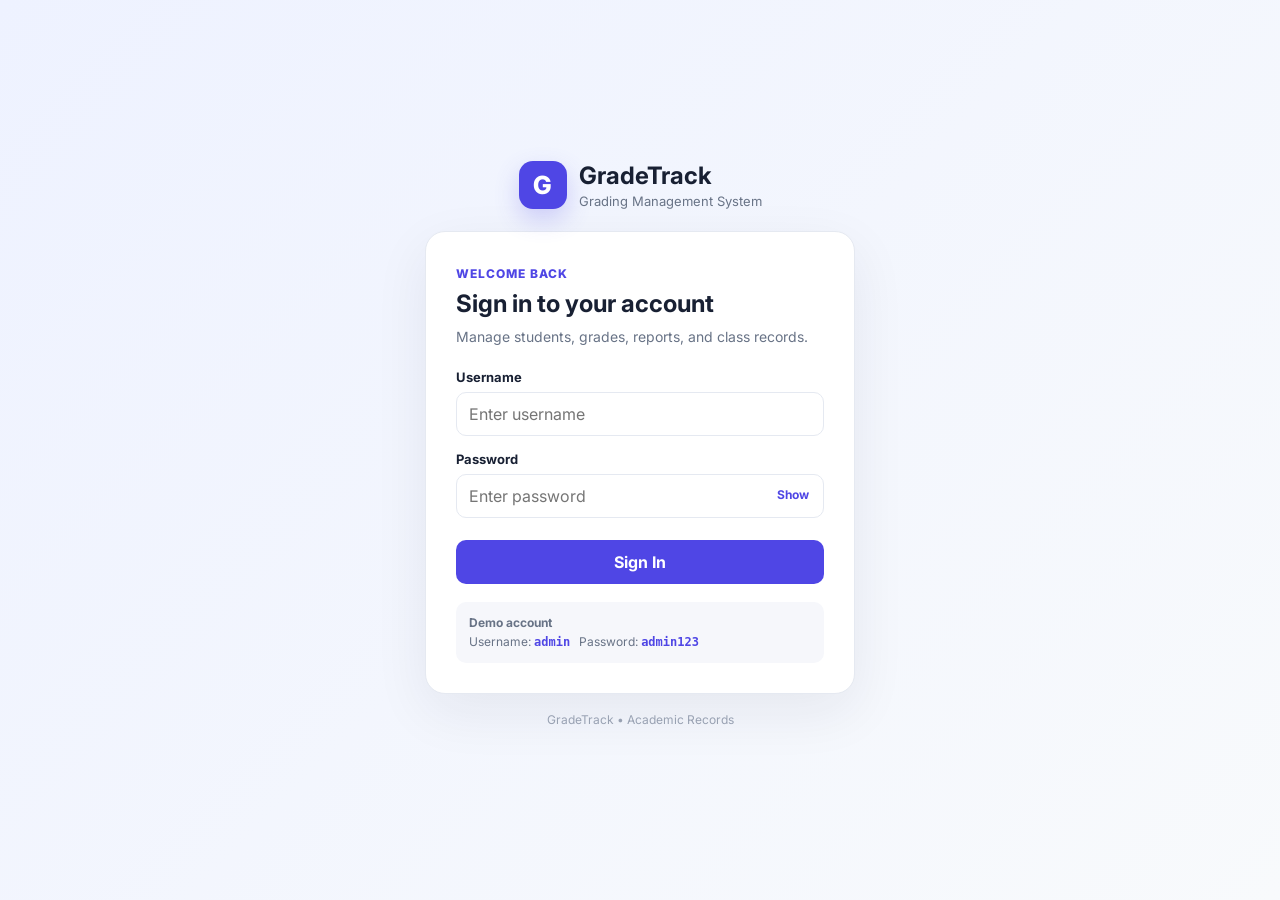
<file: index.html>
<!DOCTYPE html>
<html lang="en">
<head>
<meta charset="UTF-8">
<meta name="viewport" content="width=device-width, initial-scale=1.0">
<title>GradeTrack — Login</title>
<link rel="preconnect" href="https://fonts.googleapis.com">
<link rel="preconnect" href="https://fonts.gstatic.com" crossorigin>
<link href="https://fonts.googleapis.com/css2?family=Inter:wght@400;500;600;700;800&display=swap" rel="stylesheet">
<link rel="stylesheet" href="css/style.css">
</head>
<body class="login-page">
<div class="login-shell">
  <div class="login-brand">
    <div class="brand-mark">G</div>
    <div>
      <h1>GradeTrack</h1>
      <p>Grading Management System</p>
    </div>
  </div>
  <div class="login-card">
    <div class="login-heading">
      <span class="eyebrow">Welcome back</span>
      <h2>Sign in to your account</h2>
      <p>Manage students, grades, reports, and class records.</p>
    </div>
    <form id="loginForm">
      <label>Username</label>
      <input id="username" type="text" placeholder="Enter username" autocomplete="username" required>
      <label>Password</label>
      <div class="password-wrap">
        <input id="password" type="password" placeholder="Enter password" autocomplete="current-password" required>
        <button type="button" id="togglePassword" class="password-toggle">Show</button>
      </div>
      <div id="loginError" class="form-error hidden"></div>
      <button class="btn btn-primary btn-full" type="submit">Sign In</button>
    </form>
    <div class="demo-note">
      <strong>Demo account</strong><br>
      Username: <code>admin</code> &nbsp; Password: <code>admin123</code>
    </div>
  </div>
  <p class="login-footer">GradeTrack • Academic Records</p>
</div>
<script src="js/auth.js"></script>
</body>
</html>
</file>
<file: css/style.css>
*{box-sizing:border-box} :root{--primary:#4f46e5;--primary-dark:#3730a3;--bg:#f5f7fb;--card:#fff;--text:#182033;--muted:#687386;--border:#e5e9f1;--green:#16834b;--green-bg:#e8f7ef;--red:#c43b4b;--red-bg:#fdecee;--amber:#a56800;--amber-bg:#fff5dc;--sidebar:#111827;--sidebar-muted:#9ca3af}html,body{margin:0;min-height:100%;font-family:Inter,Arial,sans-serif;background:var(--bg);color:var(--text)}button,input,select{font:inherit}.hidden{display:none!important}.login-page{min-height:100vh;display:grid;place-items:center;background:linear-gradient(135deg,#eef2ff,#f8fafc)}.login-shell{width:min(430px,92vw)}.login-brand{display:flex;align-items:center;justify-content:center;gap:12px;margin-bottom:22px}.brand-mark{width:48px;height:48px;border-radius:14px;background:var(--primary);color:white;display:grid;place-items:center;font-size:25px;font-weight:800;box-shadow:0 10px 25px #4f46e53b}.login-brand h1{margin:0;font-size:24px}.login-brand p{margin:3px 0 0;color:var(--muted);font-size:13px}.login-card{background:white;border:1px solid var(--border);border-radius:20px;padding:30px;box-shadow:0 18px 55px #17203312}.login-heading .eyebrow{color:var(--primary);font-size:12px;font-weight:800;text-transform:uppercase;letter-spacing:.08em}.login-heading h2{margin:7px 0 8px;font-size:24px}.login-heading p{color:var(--muted);font-size:14px;line-height:1.5;margin:0 0 22px}.login-card label{display:block;font-size:13px;font-weight:700;margin:15px 0 7px}.login-card input,.field input,.field select,.toolbar input,.toolbar select{width:100%;border:1px solid var(--border);background:#fff;border-radius:10px;padding:11px 12px;outline:none;color:var(--text)}input:focus,select:focus{border-color:#818cf8;box-shadow:0 0 0 3px #4f46e51a}.password-wrap{position:relative}.password-wrap input{padding-right:60px}.password-toggle{position:absolute;right:8px;top:6px;border:0;background:transparent;color:var(--primary);font-weight:700;font-size:12px;cursor:pointer;padding:7px}.btn{border:0;border-radius:10px;padding:10px 14px;cursor:pointer;font-weight:700;display:inline-flex;align-items:center;justify-content:center;gap:7px}.btn-primary{background:var(--primary);color:#fff}.btn-primary:hover{background:var(--primary-dark)}.btn-secondary{background:#eef0f5;color:#30394c}.btn-danger{background:#fee2e2;color:#b42332}.btn-success{background:#dcfce7;color:#166534}.btn-outline{background:#fff;border:1px solid var(--border);color:#374151}.btn-full{width:100%;margin-top:22px;padding:12px}.form-error{margin-top:12px;padding:10px;border-radius:9px;background:var(--red-bg);color:var(--red);font-size:13px}.demo-note{margin-top:18px;padding:11px 13px;border-radius:10px;background:#f6f7fb;color:var(--muted);font-size:12px;line-height:1.6}.demo-note code{color:var(--primary);font-weight:700}.login-footer{text-align:center;color:#98a1b2;font-size:12px;margin-top:18px}

.app-shell{display:flex;min-height:100vh}.sidebar{width:245px;background:var(--sidebar);color:white;position:fixed;inset:0 auto 0 0;z-index:20;display:flex;flex-direction:column}.side-brand{padding:24px 20px;border-bottom:1px solid #ffffff12;display:flex;align-items:center;gap:11px}.side-brand .brand-mark{width:39px;height:39px;border-radius:11px;font-size:20px;box-shadow:none}.side-brand strong{display:block;font-size:15px}.side-brand span{font-size:10px;color:#9ca3af}.nav{padding:18px 12px;flex:1}.nav-label{font-size:10px;color:#6b7280;font-weight:800;letter-spacing:.1em;padding:0 11px 8px;text-transform:uppercase}.nav a{display:flex;align-items:center;gap:11px;color:var(--sidebar-muted);text-decoration:none;padding:11px;border-radius:9px;font-size:13px;font-weight:600;margin-bottom:3px}.nav a:hover,.nav a.active{background:#ffffff0d;color:#fff}.nav .icon{width:20px;text-align:center}.side-bottom{padding:15px 17px;border-top:1px solid #ffffff12}.user-mini{display:flex;align-items:center;gap:10px;margin-bottom:12px}.avatar{width:34px;height:34px;border-radius:50%;background:#312e81;display:grid;place-items:center;font-size:12px;font-weight:800}.user-mini small{color:#9ca3af}.logout{width:100%;background:#ffffff0b;border:1px solid #ffffff10;color:#d1d5db;padding:9px;border-radius:8px;cursor:pointer}.main{margin-left:245px;width:calc(100% - 245px);min-width:0}.topbar{height:70px;background:#fff;border-bottom:1px solid var(--border);display:flex;align-items:center;justify-content:space-between;padding:0 28px;position:sticky;top:0;z-index:10}.topbar h1{font-size:19px;margin:0}.topbar p{margin:3px 0 0;font-size:11px;color:var(--muted)}.top-actions{display:flex;align-items:center;gap:10px}.mobile-menu{display:none}.content{padding:26px 28px 40px;max-width:1500px;margin:auto}.page-head{display:flex;align-items:flex-end;justify-content:space-between;gap:15px;margin-bottom:22px}.page-head h2{margin:0;font-size:23px}.page-head p{margin:5px 0 0;color:var(--muted);font-size:13px}.stats-grid{display:grid;grid-template-columns:repeat(4,1fr);gap:15px;margin-bottom:20px}.stat-card{background:#fff;border:1px solid var(--border);border-radius:14px;padding:18px}.stat-top{display:flex;justify-content:space-between;align-items:center;color:var(--muted);font-size:12px;font-weight:700}.stat-icon{width:34px;height:34px;border-radius:9px;background:#eef2ff;color:var(--primary);display:grid;place-items:center;font-weight:800}.stat-number{font-size:26px;font-weight:800;margin-top:12px}.stat-note{font-size:11px;color:var(--muted);margin-top:4px}.panel{background:#fff;border:1px solid var(--border);border-radius:14px;overflow:hidden}.panel-head{padding:17px 19px;border-bottom:1px solid var(--border);display:flex;justify-content:space-between;align-items:center;gap:12px}.panel-head h3{font-size:14px;margin:0}.panel-head p{font-size:11px;color:var(--muted);margin:4px 0 0}.panel-body{padding:18px}.table-wrap{overflow:auto}table{width:100%;border-collapse:collapse;min-width:700px}th{text-align:left;font-size:11px;color:#697386;text-transform:uppercase;letter-spacing:.03em;background:#fafbfc;padding:11px 13px;border-bottom:1px solid var(--border)}td{padding:12px 13px;border-bottom:1px solid #edf0f4;font-size:12px;vertical-align:middle}tr:last-child td{border-bottom:0}.student-cell strong{display:block;font-size:12px}.student-cell span{display:block;color:var(--muted);font-size:10px;margin-top:3px}.badge{display:inline-flex;align-items:center;padding:5px 8px;border-radius:99px;font-size:10px;font-weight:800}.badge.pass{background:var(--green-bg);color:var(--green)}.badge.fail{background:var(--red-bg);color:var(--red)}.badge.pending{background:var(--amber-bg);color:var(--amber)}.actions{display:flex;gap:5px;flex-wrap:wrap}.icon-btn{width:31px;height:31px;border:1px solid var(--border);border-radius:8px;background:white;cursor:pointer;color:#4b5563}.icon-btn:hover{background:#f5f6fa}.toolbar{display:flex;gap:9px;align-items:center;flex-wrap:wrap;margin-bottom:15px}.toolbar .search{flex:1;min-width:210px}.toolbar select{width:auto;min-width:150px}.empty{text-align:center;color:var(--muted);padding:35px!important}.grid-2{display:grid;grid-template-columns:1fr 1fr;gap:16px}.field label{display:block;font-size:11px;font-weight:700;color:#4b5563;margin-bottom:6px}.field{margin-bottom:13px}.modal-backdrop{position:fixed;inset:0;background:#11182766;z-index:50;display:none;align-items:center;justify-content:center;padding:20px}.modal-backdrop.show{display:flex}.modal{width:min(700px,100%);max-height:90vh;overflow:auto;background:#fff;border-radius:16px;box-shadow:0 25px 70px #0003}.modal-head{padding:18px 20px;border-bottom:1px solid var(--border);display:flex;justify-content:space-between;align-items:center}.modal-head h3{margin:0;font-size:16px}.modal-close{border:0;background:transparent;font-size:22px;color:#6b7280;cursor:pointer}.modal-body{padding:20px}.modal-foot{padding:15px 20px;border-top:1px solid var(--border);display:flex;justify-content:flex-end;gap:8px}.grade-table input{width:76px;padding:7px;border:1px solid var(--border);border-radius:7px;text-align:center}.summary-box{padding:15px;border-radius:11px;background:#f7f8fc;border:1px solid var(--border);margin-top:12px}.summary-box strong{font-size:21px}.summary-box span{display:block;color:var(--muted);font-size:11px;margin-top:3px}.report-card{padding:30px;max-width:900px;margin:auto;background:white;border:1px solid var(--border);border-radius:14px}.report-header{text-align:center;border-bottom:2px solid #111827;padding-bottom:15px;margin-bottom:18px}.report-header h1{font-size:22px;margin:0}.report-header p{font-size:11px;margin:5px 0;color:#555}.report-student{display:grid;grid-template-columns:1fr 1fr;gap:8px;font-size:12px;margin-bottom:18px}.report-student strong{font-size:11px;color:#6b7280;display:block}.report-table{width:100%;min-width:0}.report-table th,.report-table td{text-align:center;border:1px solid #dfe3e8}.report-table th:first-child,.report-table td:first-child{text-align:left}.report-footer{display:flex;justify-content:space-between;margin-top:40px;font-size:11px}.toast{position:fixed;right:22px;bottom:22px;background:#111827;color:white;padding:12px 16px;border-radius:10px;z-index:100;font-size:12px;box-shadow:0 10px 30px #0003}.section-grid{display:grid;grid-template-columns:1.3fr .7fr;gap:16px}.quick-actions{display:grid;grid-template-columns:1fr 1fr;gap:10px}.quick-actions a{padding:15px;border:1px solid var(--border);border-radius:11px;text-decoration:none;color:var(--text);font-size:12px;font-weight:700}.quick-actions a span{display:block;color:var(--muted);font-weight:500;margin-top:4px}.notice{padding:12px 14px;background:#eef2ff;border-radius:10px;color:#3730a3;font-size:12px;margin-bottom:15px}

@media(max-width:900px){.sidebar{width:210px}.main{margin-left:210px;width:calc(100% - 210px)}.stats-grid{grid-template-columns:repeat(2,1fr)}.section-grid{grid-template-columns:1fr}}@media(max-width:700px){.sidebar{transform:translateX(-100%);transition:.2s;width:245px}.sidebar.open{transform:translateX(0)}.main{margin-left:0;width:100%}.mobile-menu{display:inline-flex}.topbar{padding:0 15px}.content{padding:20px 15px}.stats-grid{grid-template-columns:1fr 1fr}.grid-2,.report-student{grid-template-columns:1fr}.page-head{align-items:flex-start;flex-direction:column}.top-actions .hide-mobile{display:none}.login-card{padding:22px}.report-card{padding:18px}}@media(max-width:450px){.stats-grid{grid-template-columns:1fr}.quick-actions{grid-template-columns:1fr}}
@media print{body{background:#fff}.sidebar,.topbar,.page-head,.no-print,.toast{display:none!important}.main{margin:0;width:100%}.content{padding:0}.report-card{border:0;box-shadow:none;max-width:none}}
</file>
